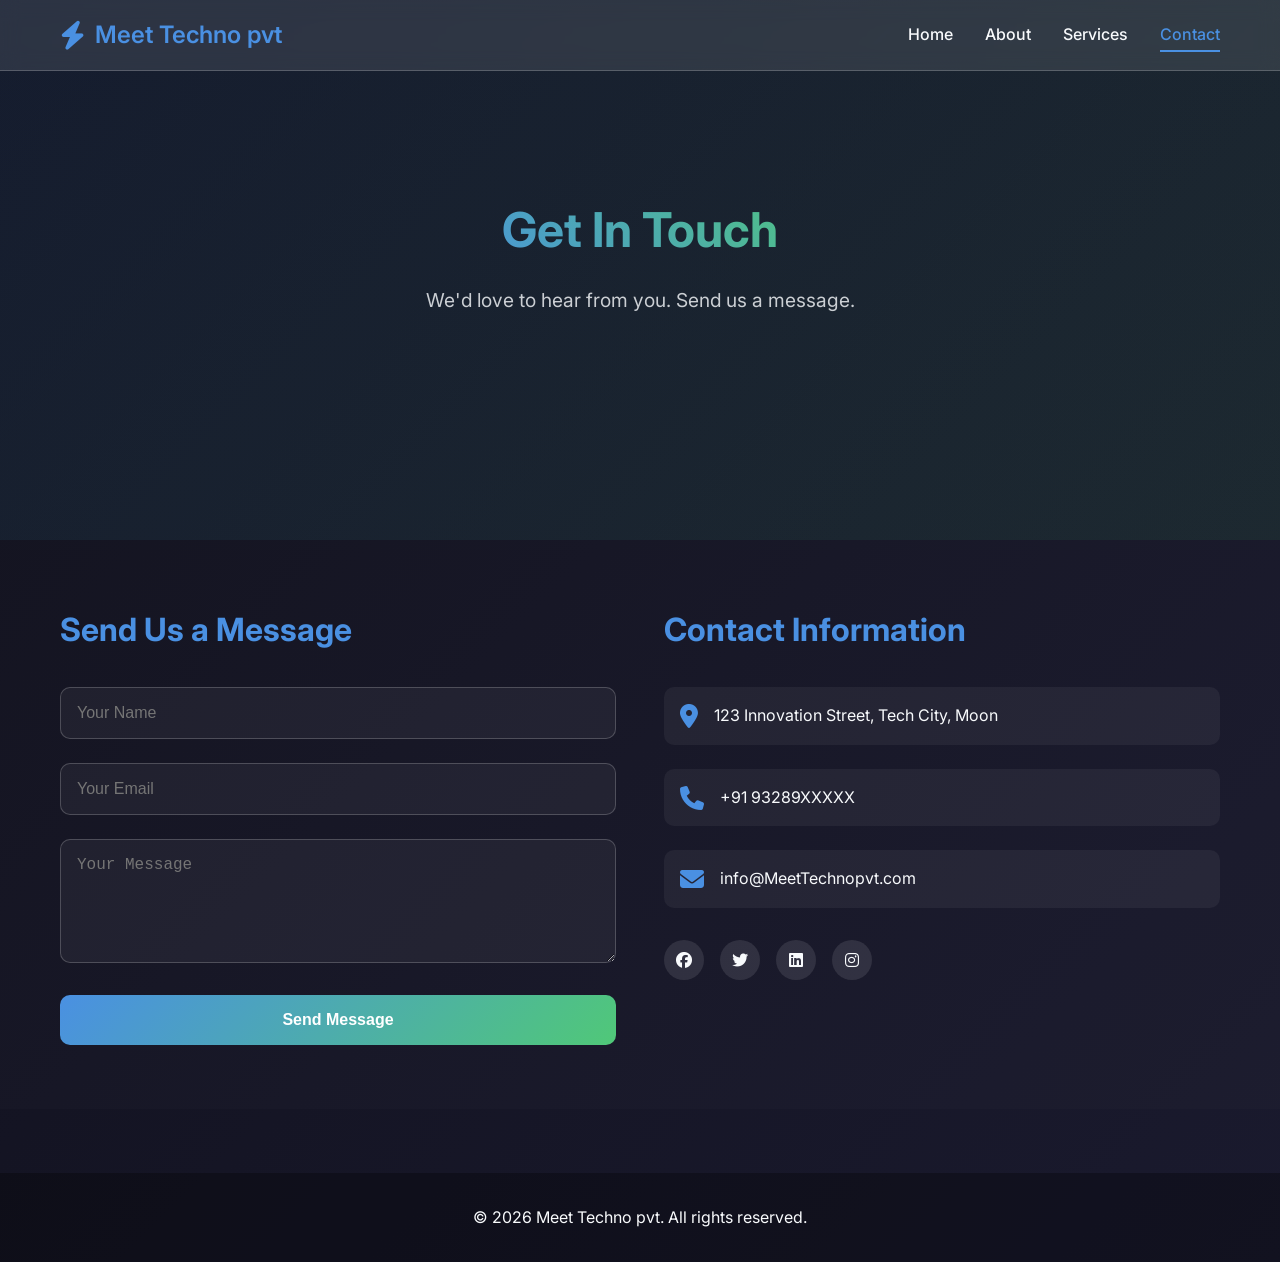
<file: contact.html>
<!DOCTYPE html>
<html lang="en">

<head>
    <meta charset="UTF-8">
    <meta name="viewport" content="width=device-width, initial-scale=1.0">
    <title>Contact Us | Meet Techno pvt</title>
    <link href="https://fonts.googleapis.com/css2?family=Inter:wght@300;400;500;600&display=swap" rel="stylesheet">
    <link rel="stylesheet" href="https://cdnjs.cloudflare.com/ajax/libs/font-awesome/6.4.0/css/all.min.css">
    <link rel="stylesheet" href="css/style.css">
</head>

<body>
    <nav class="navbar">
        <div class="nav-container">
            <div class="logo">
                <i class="fas fa-bolt"></i>
                <span>Meet Techno pvt</span>
            </div>
            <ul class="nav-menu">
                <li><a href="index.html" class="nav-link">Home</a></li>
                <li><a href="about.html" class="nav-link">About</a></li>
                <li><a href="services.html" class="nav-link">Services</a></li>
                <li><a href="contact.html" class="nav-link active">Contact</a></li>
            </ul>
            <div class="hamburger">
                <span></span>
                <span></span>
                <span></span>
            </div>
        </div>
    </nav>

    <section class="contact-hero">
        <div class="container">
            <h1>Get In Touch</h1>
            <p>We'd love to hear from you. Send us a message.</p>
        </div>
    </section>

    <section class="contact-content">
        <div class="container">
            <div class="contact-grid">
                <div class="contact-form">
                    <h2>Send Us a Message</h2>
                    <form id="contactForm">
                        <div class="form-group">
                            <input type="text" id="name" placeholder="Your Name" required>
                        </div>
                        <div class="form-group">
                            <input type="email" id="email" placeholder="Your Email" required>
                        </div>
                        <div class="form-group">
                            <textarea id="message" rows="5" placeholder="Your Message" required></textarea>
                        </div>
                        <button type="submit" class="submit-btn">Send Message</button>
                    </form>
                </div>
                <div class="contact-info">
                    <h2>Contact Information</h2>
                    <div class="contact-item">
                        <i class="fas fa-map-marker-alt"></i>
                        <p>123 Innovation Street, Tech City, Moon</p>
                    </div>
                    <div class="contact-item">
                        <i class="fas fa-phone"></i>
                        <p>+91 93289XXXXX</p>
                    </div>
                    <div class="contact-item">
                        <i class="fas fa-envelope"></i>
                        <p>info@MeetTechnopvt.com</p>
                    </div>
                    <div class="social-links">
                        <a href="#"><i class="fab fa-facebook"></i></a>
                        <a href="#"><i class="fab fa-twitter"></i></a>
                        <a href="#"><i class="fab fa-linkedin"></i></a>
                        <a href="#"><i class="fab fa-instagram"></i></a>
                    </div>
                </div>
            </div>
        </div>
    </section>

    <footer>
        <div class="container">
            <p>&copy; 2026 Meet Techno pvt. All rights reserved.</p>
        </div>
    </footer>

    <script src="js/script.js"></script>
</body>

</html>
</file>
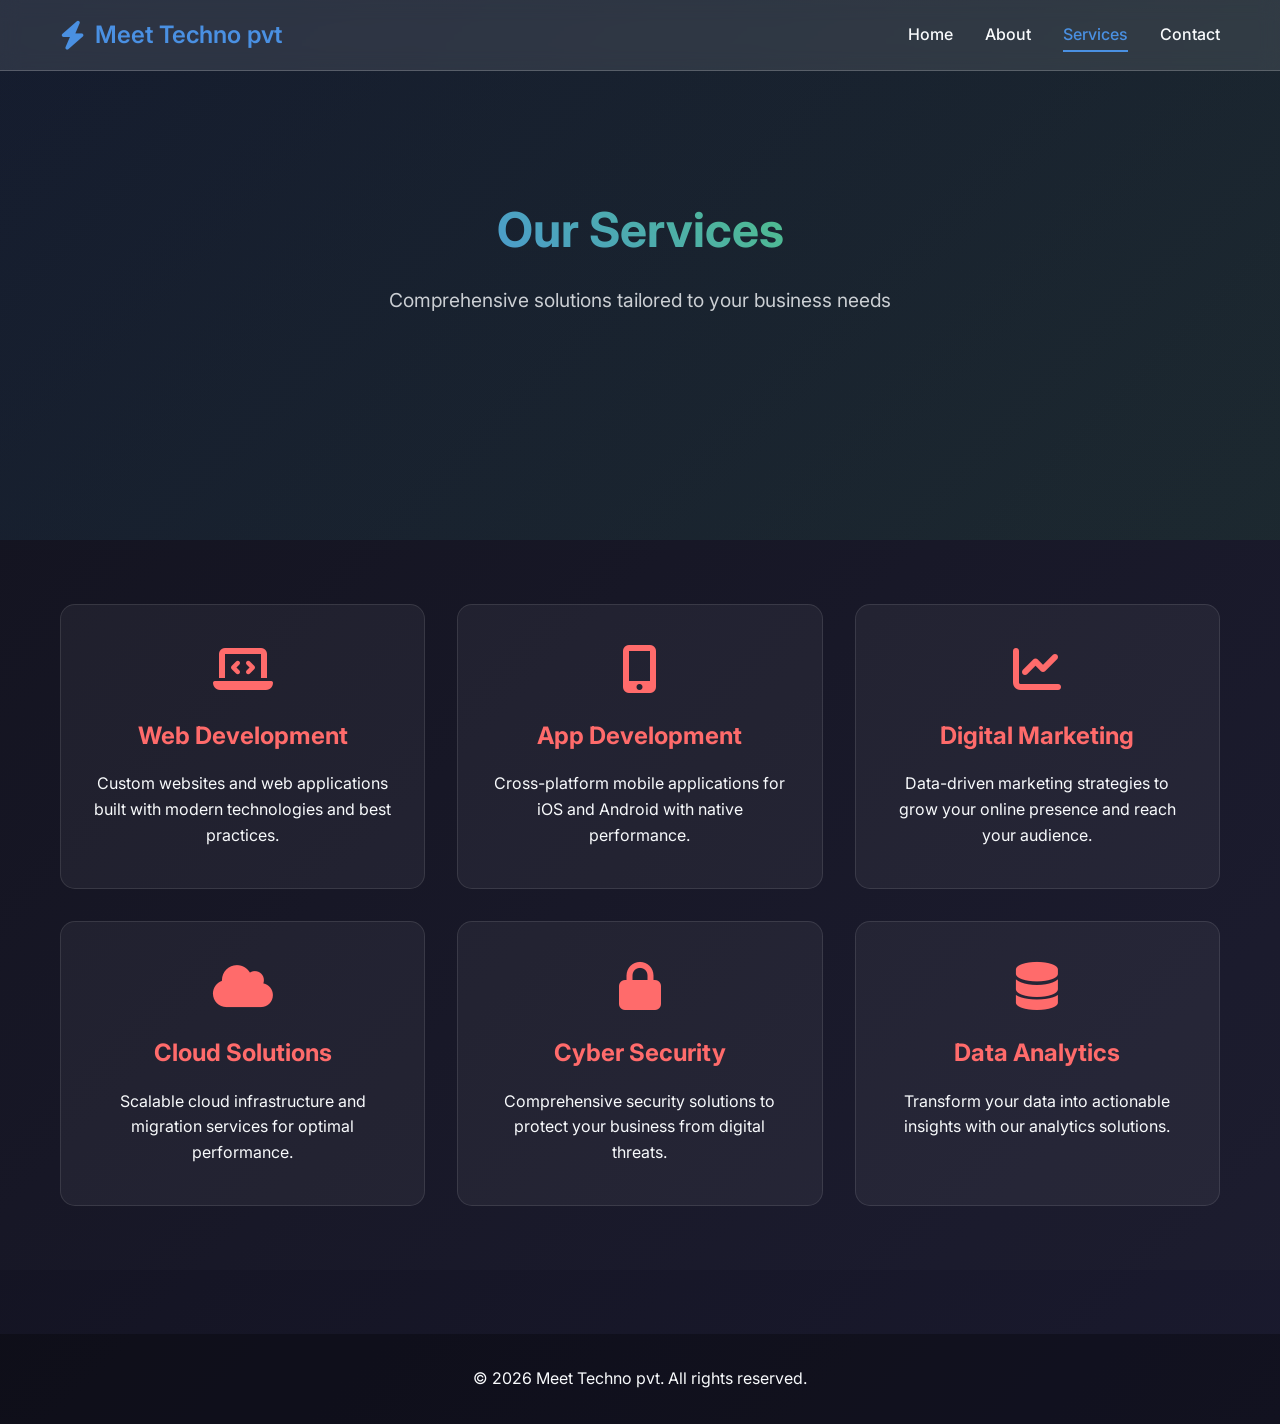
<file: services.html>
<!DOCTYPE html>
<html lang="en">

<head>
    <meta charset="UTF-8">
    <meta name="viewport" content="width=device-width, initial-scale=1.0">
    <title>Services | Meet Techno pvt</title>
    <link href="https://fonts.googleapis.com/css2?family=Inter:wght@300;400;500;600&display=swap" rel="stylesheet">
    <link rel="stylesheet" href="https://cdnjs.cloudflare.com/ajax/libs/font-awesome/6.4.0/css/all.min.css">
    <link rel="stylesheet" href="css/style.css">
</head>

<body>
    <nav class="navbar">
        <div class="nav-container">
            <div class="logo">
                <i class="fas fa-bolt"></i>
                <span>Meet Techno pvt</span>
            </div>
            <ul class="nav-menu">
                <li><a href="index.html" class="nav-link">Home</a></li>
                <li><a href="about.html" class="nav-link">About</a></li>
                <li><a href="services.html" class="nav-link active">Services</a></li>
                <li><a href="contact.html" class="nav-link">Contact</a></li>
            </ul>
            <div class="hamburger">
                <span></span>
                <span></span>
                <span></span>
            </div>
        </div>
    </nav>

    <section class="services-hero">
        <div class="container">
            <h1>Our Services</h1>
            <p>Comprehensive solutions tailored to your business needs</p>
        </div>
    </section>

    <section class="services-grid">
        <div class="container">
            <div class="service-cards">
                <div class="service-card">
                    <i class="fas fa-laptop-code"></i>
                    <h3>Web Development</h3>
                    <p>Custom websites and web applications built with modern technologies and best practices.</p>
                </div>
                <div class="service-card">
                    <i class="fas fa-mobile-alt"></i>
                    <h3>App Development</h3>
                    <p>Cross-platform mobile applications for iOS and Android with native performance.</p>
                </div>
                <div class="service-card">
                    <i class="fas fa-chart-line"></i>
                    <h3>Digital Marketing</h3>
                    <p>Data-driven marketing strategies to grow your online presence and reach your audience.</p>
                </div>
                <div class="service-card">
                    <i class="fas fa-cloud"></i>
                    <h3>Cloud Solutions</h3>
                    <p>Scalable cloud infrastructure and migration services for optimal performance.</p>
                </div>
                <div class="service-card">
                    <i class="fas fa-lock"></i>
                    <h3>Cyber Security</h3>
                    <p>Comprehensive security solutions to protect your business from digital threats.</p>
                </div>
                <div class="service-card">
                    <i class="fas fa-database"></i>
                    <h3>Data Analytics</h3>
                    <p>Transform your data into actionable insights with our analytics solutions.</p>
                </div>
            </div>
        </div>
    </section>

    <footer>
        <div class="container">
            <p>&copy; 2026 Meet Techno pvt. All rights reserved.</p>
        </div>
    </footer>

    <script src="js/script.js"></script>
</body>

</html>
</file>
<file: css/style.css>
:root {
    --primary: #4a90e2;
    --secondary: #50c878;
    --accent: #ff6b6b;
    --dark: #2c3e50;
    --light: #f8f9fa;
    --gray: #6c757d;
    --glass: rgba(255, 255, 255, 0.1);
    --border: rgba(255, 255, 255, 0.2);
}

* {
    margin: 0;
    padding: 0;
    box-sizing: border-box;
}

body {
    font-family: 'Inter', sans-serif;
    background: linear-gradient(135deg, #0f0f1a, #1a1a2e);
    color: #f8fafc;
    line-height: 1.6;
}

.container {
    max-width: 1200px;
    margin: 0 auto;
    padding: 0 20px;
}

/* Navigation */
.navbar {
    position: fixed;
    top: 0;
    width: 100%;
    background: rgba(255, 255, 255, 0.1);
    backdrop-filter: blur(10px);
    border-bottom: 1px solid rgba(255, 255, 255, 0.2);
    z-index: 1000;
    padding: 1rem 0;
}

.nav-container {
    max-width: 1200px;
    margin: 0 auto;
    padding: 0 20px;
    display: flex;
    justify-content: space-between;
    align-items: center;
}

.logo {
    display: flex;
    align-items: center;
    gap: 10px;
    font-size: 1.5rem;
    font-weight: 600;
    color: var(--primary);
}

.logo i {
    font-size: 1.8rem;
}

.nav-menu {
    display: flex;
    gap: 2rem;
    list-style: none;
}

.nav-link {
    text-decoration: none;
    color: #f8fafc;
    font-weight: 500;
    transition: all 0.3s ease;
    position: relative;
    padding: 0.5rem 0;
}

.nav-link:hover,
.nav-link.active {
    color: var(--primary);
}

.nav-link::after {
    content: '';
    position: absolute;
    bottom: 0;
    left: 0;
    width: 0;
    height: 2px;
    background: var(--primary);
    transition: width 0.3s ease;
}

.nav-link:hover::after,
.nav-link.active::after {
    width: 100%;
}

.hamburger {
    display: none;
    flex-direction: column;
    cursor: pointer;
}

.hamburger span {
    width: 25px;
    height: 3px;
    background: #f8fafc;
    margin: 3px 0;
    transition: 0.3s;
}

/* Hero Sections */
.hero,
.about-hero,
.services-hero,
.contact-hero {
    min-height: 60vh;
    display: flex;
    align-items: center;
    justify-content: center;
    text-align: center;
    padding: 4rem 0;
    background: linear-gradient(135deg, rgba(74, 144, 226, 0.1), rgba(80, 200, 120, 0.1));
}

.hero-content h1,
.about-hero h1,
.services-hero h1,
.contact-hero h1 {
    font-size: 3rem;
    margin-bottom: 1rem;
    background: linear-gradient(45deg, var(--primary), var(--secondary));
    -webkit-background-clip: text;
    -webkit-text-fill-color: transparent;
    background-clip: text;
}

.hero-content p,
.about-hero p,
.services-hero p,
.contact-hero p {
    font-size: 1.2rem;
    color: rgba(248, 250, 252, 0.8);
    margin-bottom: 2rem;
}

.cta-button {
    display: inline-block;
    padding: 1rem 2rem;
    background: linear-gradient(135deg, var(--primary), var(--secondary));
    color: white;
    text-decoration: none;
    border-radius: 10px;
    font-weight: 600;
    transition: all 0.3s ease;
}

.cta-button:hover {
    transform: translateY(-2px);
    box-shadow: 0 10px 20px rgba(0, 0, 0, 0.2);
}

.hero-image img {
    max-width: 100%;
    height: auto;
    border-radius: 10px;
    box-shadow: 0 20px 40px rgba(0, 0, 0, 0.3);
}

/* Features Section */
.features {
    padding: 4rem 0;
    background: rgba(255, 255, 255, 0.02);
}

.features h2 {
    text-align: center;
    font-size: 2.5rem;
    margin-bottom: 3rem;
    color: var(--primary);
}

.feature-grid {
    display: grid;
    grid-template-columns: repeat(auto-fit, minmax(300px, 1fr));
    gap: 2rem;
}

.feature-card {
    background: rgba(255, 255, 255, 0.05);
    padding: 2rem;
    border-radius: 15px;
    text-align: center;
    transition: all 0.3s ease;
    border: 1px solid rgba(255, 255, 255, 0.1);
}

.feature-card:hover {
    transform: translateY(-10px);
    background: rgba(74, 144, 226, 0.1);
    border-color: var(--primary);
}

.feature-card i {
    font-size: 3rem;
    color: var(--primary);
    margin-bottom: 1rem;
}

.feature-card h3 {
    font-size: 1.5rem;
    margin-bottom: 1rem;
    color: var(--primary);
}

/* About Content */
.about-content {
    padding: 4rem 0;
    background: rgba(255, 255, 255, 0.01);
}

.about-grid {
    display: grid;
    grid-template-columns: 1fr 1fr;
    gap: 3rem;
    align-items: center;
}

.about-text h2 {
    font-size: 1.8rem;
    margin: 1.5rem 0 1rem 0;
    color: var(--primary);
}

.about-text p {
    margin-bottom: 1rem;
    color: rgba(248, 250, 252, 0.8);
}

.about-image img {
    width: 100%;
    border-radius: 10px;
    box-shadow: 0 20px 40px rgba(0, 0, 0, 0.3);
}

/* Skills Section */
.skills {
    padding: 4rem 0;
    background: rgba(255, 255, 255, 0.02);
}

.skills h2 {
    text-align: center;
    font-size: 2.5rem;
    margin-bottom: 3rem;
    color: var(--primary);
}

.skills-grid {
    display: grid;
    grid-template-columns: repeat(auto-fit, minmax(250px, 1fr));
    gap: 2rem;
}

.skill-item {
    background: rgba(255, 255, 255, 0.05);
    padding: 2rem;
    border-radius: 15px;
    text-align: center;
    transition: all 0.3s ease;
    border: 1px solid rgba(255, 255, 255, 0.1);
}

.skill-item:hover {
    transform: translateY(-5px);
    background: rgba(80, 200, 120, 0.1);
    border-color: var(--secondary);
}

.skill-item i {
    font-size: 2.5rem;
    color: var(--secondary);
    margin-bottom: 1rem;
}

.skill-item h3 {
    font-size: 1.3rem;
    margin-bottom: 0.5rem;
    color: var(--secondary);
}

/* Services Grid */
.services-grid {
    padding: 4rem 0;
    background: rgba(255, 255, 255, 0.01);
}

.service-cards {
    display: grid;
    grid-template-columns: repeat(auto-fit, minmax(300px, 1fr));
    gap: 2rem;
}

.service-card {
    background: rgba(255, 255, 255, 0.05);
    padding: 2.5rem 2rem;
    border-radius: 15px;
    text-align: center;
    transition: all 0.3s ease;
    border: 1px solid rgba(255, 255, 255, 0.1);
}

.service-card:hover {
    transform: translateY(-10px);
    background: rgba(255, 107, 107, 0.1);
    border-color: var(--accent);
}

.service-card i {
    font-size: 3rem;
    color: var(--accent);
    margin-bottom: 1.5rem;
}

.service-card h3 {
    font-size: 1.5rem;
    margin-bottom: 1rem;
    color: var(--accent);
}

/* Contact Content */
.contact-content {
    padding: 4rem 0;
    background: rgba(255, 255, 255, 0.01);
}

.contact-grid {
    display: grid;
    grid-template-columns: 1fr 1fr;
    gap: 3rem;
}

.contact-form h2,
.contact-info h2 {
    font-size: 2rem;
    margin-bottom: 2rem;
    color: var(--primary);
}

.form-group {
    margin-bottom: 1.5rem;
}

.form-group input,
.form-group textarea {
    width: 100%;
    padding: 1rem;
    background: rgba(255, 255, 255, 0.05);
    border: 1px solid rgba(255, 255, 255, 0.2);
    border-radius: 10px;
    color: #f8fafc;
    font-size: 1rem;
    transition: all 0.3s ease;
}

.form-group input:focus,
.form-group textarea:focus {
    outline: none;
    border-color: var(--primary);
    background: rgba(74, 144, 226, 0.1);
}

.submit-btn {
    width: 100%;
    padding: 1rem;
    background: linear-gradient(135deg, var(--primary), var(--secondary));
    color: white;
    border: none;
    border-radius: 10px;
    font-size: 1rem;
    font-weight: 600;
    cursor: pointer;
    transition: all 0.3s ease;
}

.submit-btn:hover {
    transform: translateY(-2px);
    box-shadow: 0 10px 20px rgba(0, 0, 0, 0.2);
}

.contact-item {
    display: flex;
    align-items: center;
    gap: 1rem;
    margin-bottom: 1.5rem;
    padding: 1rem;
    background: rgba(255, 255, 255, 0.05);
    border-radius: 10px;
}

.contact-item i {
    font-size: 1.5rem;
    color: var(--primary);
}

.social-links {
    display: flex;
    gap: 1rem;
    margin-top: 2rem;
}

.social-links a {
    display: inline-flex;
    align-items: center;
    justify-content: center;
    width: 40px;
    height: 40px;
    background: rgba(255, 255, 255, 0.1);
    border-radius: 50%;
    color: #f8fafc;
    text-decoration: none;
    transition: all 0.3s ease;
}

.social-links a:hover {
    background: var(--primary);
    transform: translateY(-2px);
}

/* Footer */
footer {
    background: rgba(0, 0, 0, 0.3);
    padding: 2rem 0;
    text-align: center;
    margin-top: 4rem;
}

/* Animations */
@keyframes fadeInUp {
    from {
        opacity: 0;
        transform: translateY(30px);
    }

    to {
        opacity: 1;
        transform: translateY(0);
    }
}

.feature-card,
.skill-item,
.service-card {
    animation: fadeInUp 0.6s ease forwards;
}

/* Responsive Design */
@media (max-width: 768px) {
    .nav-menu {
        display: none;
    }

    .hamburger {
        display: flex;
    }

    .about-grid,
    .contact-grid {
        grid-template-columns: 1fr;
        gap: 2rem;
    }

    .hero-content h1,
    .about-hero h1,
    .services-hero h1,
    .contact-hero h1 {
        font-size: 2rem;
    }

    .hero-image img {
        display: none;
    }

    .features h2,
    .skills h2 {
        font-size: 2rem;
    }

    .service-cards {
        grid-template-columns: 1fr;
    }

    .container {
        padding: 0 15px;
    }
}

@media (max-width: 480px) {

    .hero,
    .about-hero,
    .services-hero,
    .contact-hero {
        padding: 3rem 0;
    }

    .hero-content h1,
    .about-hero h1,
    .services-hero h1,
    .contact-hero h1 {
        font-size: 1.8rem;
    }

    .feature-grid,
    .skills-grid {
        grid-template-columns: 1fr;
    }
}
</file>
